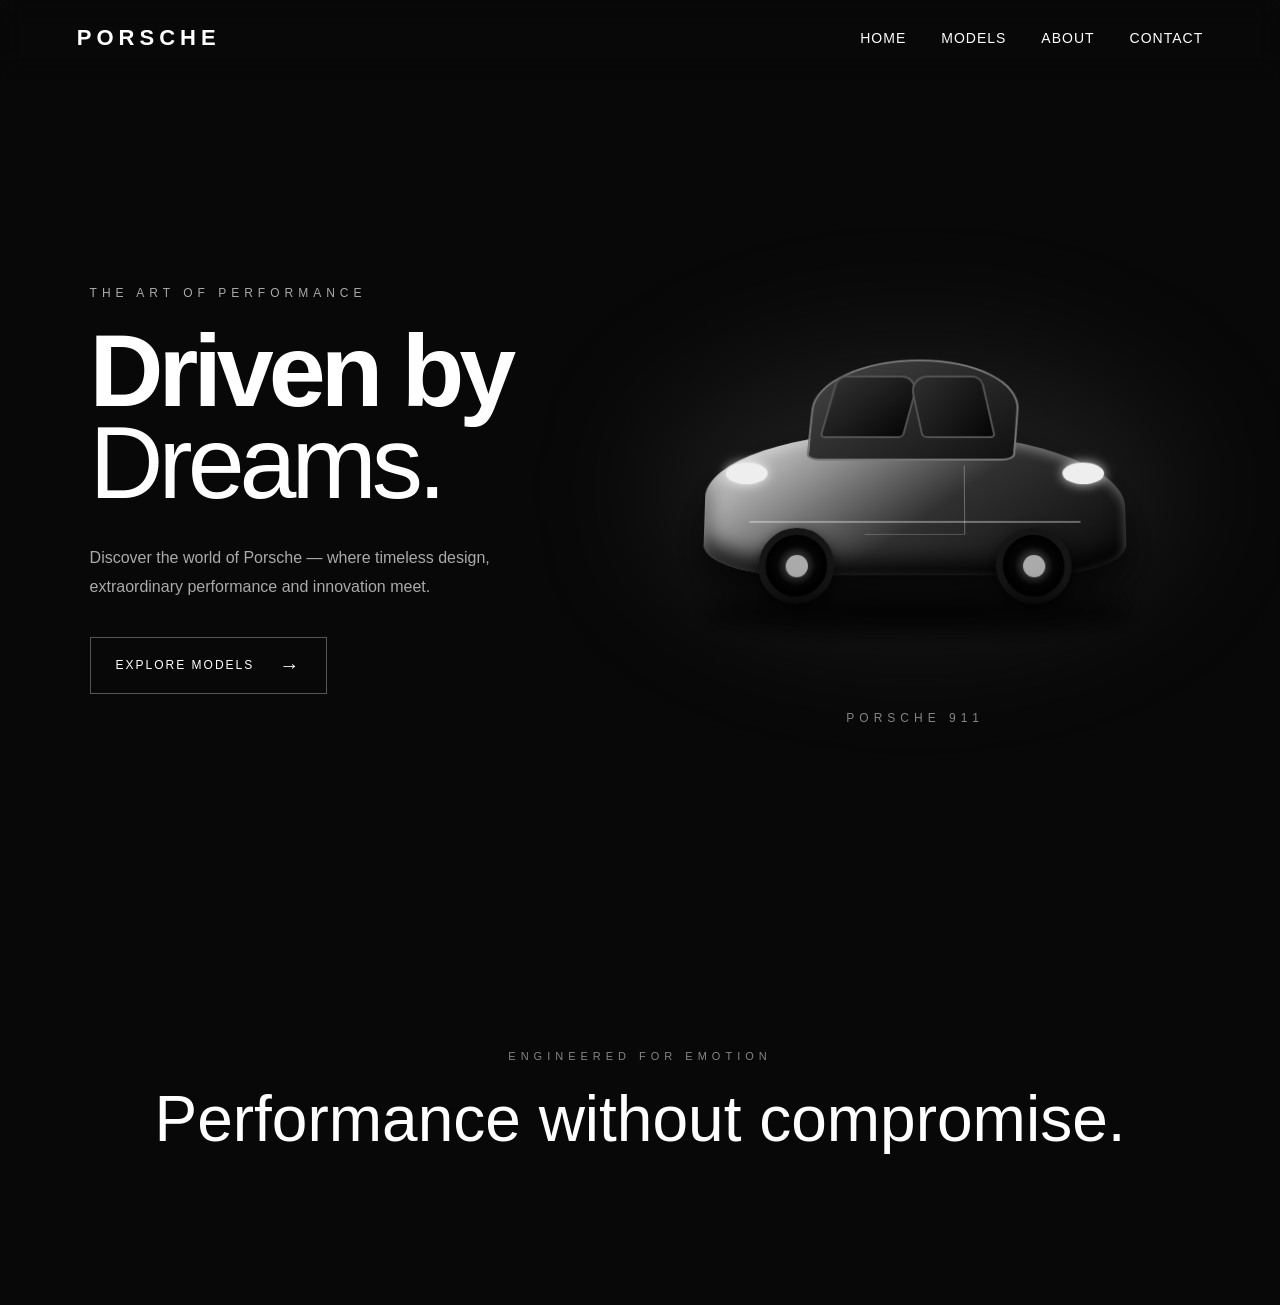
<file: index.html>
<!DOCTYPE html>
<html lang="en">
<head>
    <meta charset="UTF-8">
    <meta name="viewport" content="width=device-width, initial-scale=1.0">

    <title>Porsche | The Art of Performance</title>

    <link rel="stylesheet" href="style.css">
</head>

<body>

    <!-- Navigation -->
    <header class="navbar">
        <div class="logo">PORSCHE</div>

       <nav>
    <a href="index.html">Home</a>
    <a href="models.html">Models</a>
    <a href="about.html">About</a>
    <a href="contact.html">Contact</a>
</nav>
    </header>


    <main>

        <!-- HERO SECTION -->
        <section id="home" class="hero">

            <!-- LEFT SIDE -->
            <div class="hero-content">

                <p class="eyebrow">
                    THE ART OF PERFORMANCE
                </p>

                <h1>
                    Driven by<br>
                    <span>Dreams.</span>
                </h1>

                <p class="description">
                    Discover the world of Porsche — where timeless design,
                    extraordinary performance and innovation meet.
                </p>

                <a href="#models" class="explore-btn">
                    Explore Models
                    <span>→</span>
                </a>

            </div>


            <!-- RIGHT SIDE -->
            <div class="hero-car">

                <div class="car-glow"></div>

                <div class="car-scene">

                    <div class="rotating-car">

                        <!-- Porsche body -->
                        <div class="car-body">

                            <div class="car-roof"></div>

                            <div class="car-window front-window"></div>

                            <div class="car-window back-window"></div>

                            <div class="car-headlight left-light"></div>

                            <div class="car-headlight right-light"></div>

                            <div class="car-door-line"></div>

                            <div class="car-side-line"></div>

                            <div class="car-wheel front-wheel">
                                <div class="wheel-center"></div>
                            </div>

                            <div class="car-wheel back-wheel">
                                <div class="wheel-center"></div>
                            </div>

                            <div class="car-shadow"></div>

                        </div>

                    </div>

                </div>

                <div class="car-name">
                    PORSCHE 911
                </div>

            </div>

        </section>


        <!-- INTRO SECTION -->
        <section class="intro">

            <p>ENGINEERED FOR EMOTION</p>

            <h2>
                Performance without compromise.
            </h2>

        </section>

    </main>


    <script src="script.js"></script>

</body>
</html>
</file>
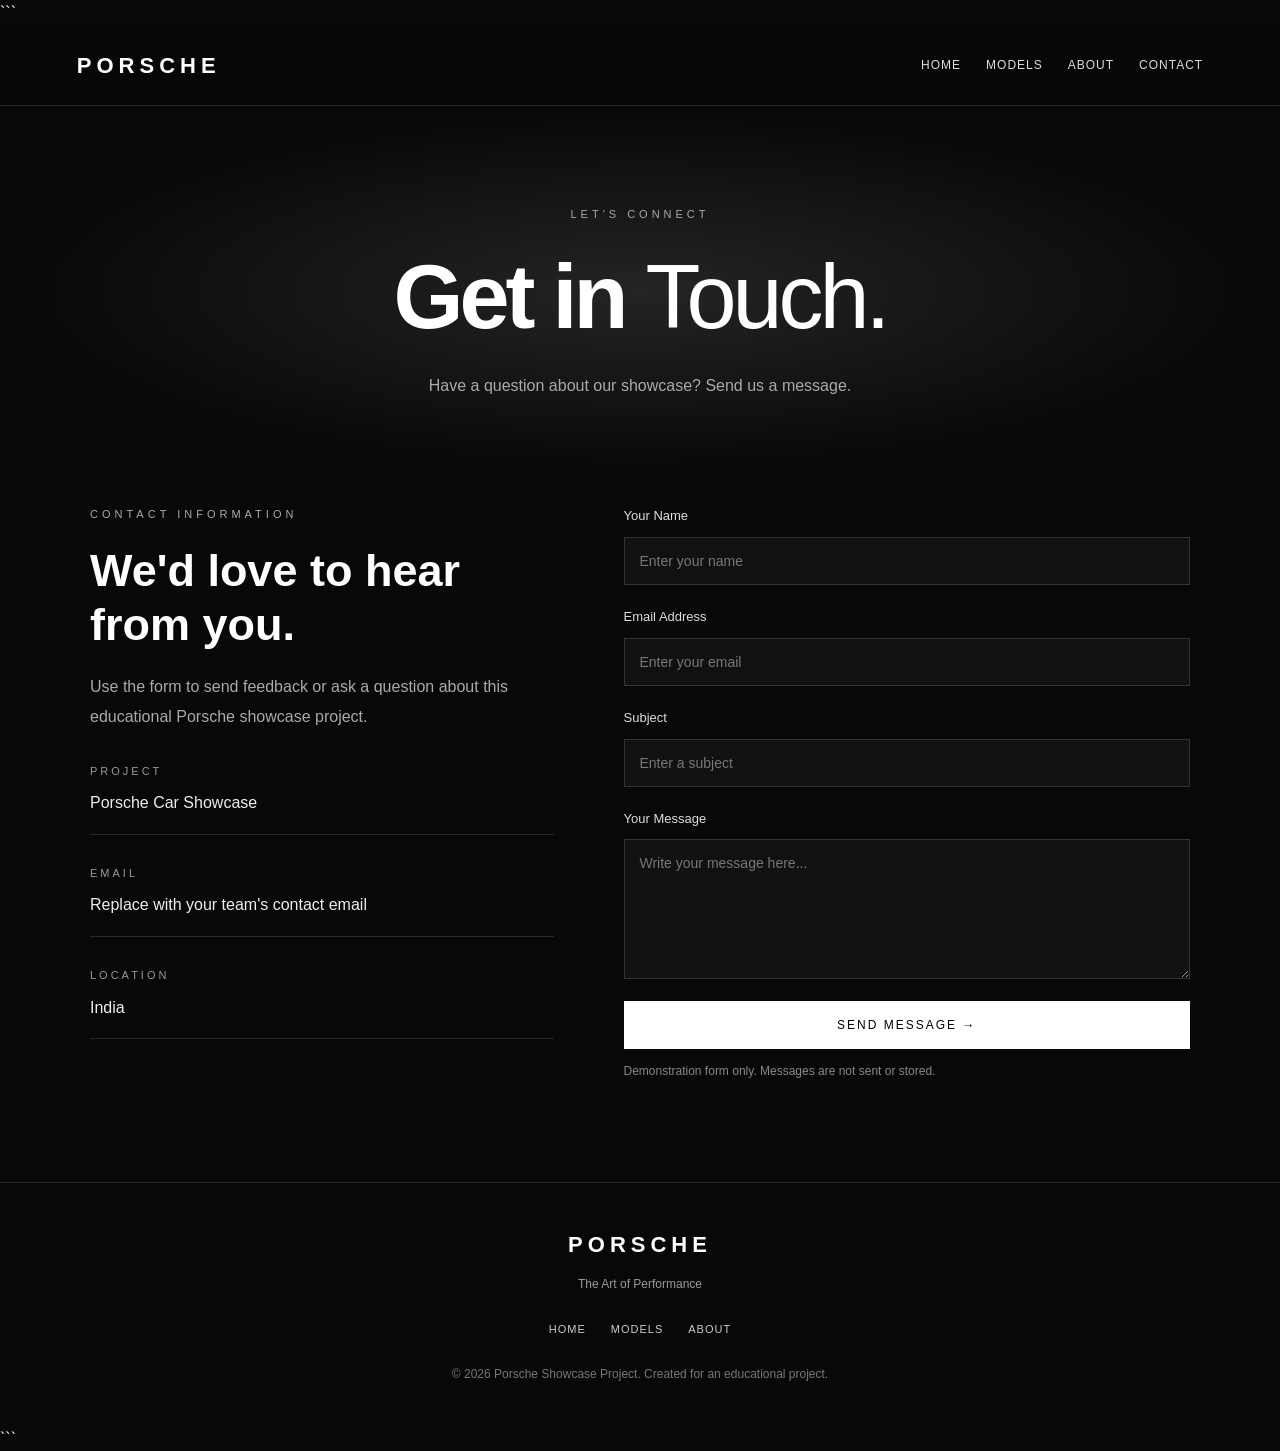
<file: contact.html>
<!DOCTYPE html>

<html lang="en">
<head>
    <meta charset="UTF-8">
    <meta name="viewport" content="width=device-width, initial-scale=1.0">
    <title>Contact | Porsche Showcase</title>
    <link rel="stylesheet" href="pages.css">
</head>
<body>

```
<header class="navbar">
    <a class="logo" href="index.html">PORSCHE</a>
    <nav>
        <a href="index.html">Home</a>
        <a href="models.html">Models</a>
        <a href="about.html">About</a>
        <a href="contact.html">Contact</a>
    </nav>
</header>

<main>
    <section class="contact-hero">
        <p class="eyebrow">LET'S CONNECT</p>
        <h1>Get in <span>Touch.</span></h1>
        <p>Have a question about our showcase? Send us a message.</p>
    </section>

    <section class="contact-container">
        <div class="contact-info">
            <p class="eyebrow">CONTACT INFORMATION</p>
            <h2>We'd love to hear from you.</h2>
            <p>
                Use the form to send feedback or ask a question about
                this educational Porsche showcase project.
            </p>

            <div class="info-item">
                <span>PROJECT</span>
                <p>Porsche Car Showcase</p>
            </div>

            <div class="info-item">
                <span>EMAIL</span>
                <p>Replace with your team's contact email</p>
            </div>

            <div class="info-item">
                <span>LOCATION</span>
                <p>India</p>
            </div>
        </div>

        <form class="contact-form" action="#" method="get">
            <label for="name">Your Name</label>
            <input type="text" id="name" name="name" placeholder="Enter your name" required>

            <label for="email">Email Address</label>
            <input type="email" id="email" name="email" placeholder="Enter your email" required>

            <label for="subject">Subject</label>
            <input type="text" id="subject" name="subject" placeholder="Enter a subject" required>

            <label for="message">Your Message</label>
            <textarea id="message" name="message" rows="5" placeholder="Write your message here..." required></textarea>

            <button type="submit">Send Message →</button>
            <p class="form-note">
                Demonstration form only. Messages are not sent or stored.
            </p>
        </form>
    </section>
</main>

<footer class="site-footer">
    <p class="footer-logo">PORSCHE</p>
    <p>The Art of Performance</p>
    <div class="footer-links">
        <a href="index.html">Home</a>
        <a href="models.html">Models</a>
        <a href="about.html">About</a>
    </div>
    <p class="copyright">© 2026 Porsche Showcase Project. Created for an educational project.</p>
</footer>
```

</body>
</html>
</file>
<file: style.css>
* {
    margin: 0;
    padding: 0;
    box-sizing: border-box;
}

html {
    scroll-behavior: smooth;
}

body {
    font-family: Arial, Helvetica, sans-serif;
    background: #080808;
    color: white;
    overflow-x: hidden;
}


.navbar {
    position: fixed;
    top: 0;
    left: 0;
    width: 100%;

    padding: 25px 6%;

    display: flex;
    justify-content: space-between;
    align-items: center;

    z-index: 100;

    background: rgba(8, 8, 8, 0.75);

    backdrop-filter: blur(12px);
}

.logo {
    font-size: 22px;
    font-weight: 700;
    letter-spacing: 5px;
}

nav {
    display: flex;
    gap: 35px;
}

nav a {
    color: white;
    text-decoration: none;

    font-size: 14px;
    text-transform: uppercase;
    letter-spacing: 1px;

    transition: 0.3s;
}

nav a:hover {
    opacity: 0.5;
}


/* =========================================
   HERO
========================================= */

.hero {
    min-height: 100vh;

    padding: 150px 7% 70px;

    display: flex;
    align-items: center;
    justify-content: space-between;

    overflow: hidden;

    position: relative;
}


/* =========================================
   LEFT HERO CONTENT
========================================= */

.hero-content {
    width: 45%;

    animation: slideIn 1.2s ease forwards;
}

.eyebrow {
    font-size: 12px;

    letter-spacing: 5px;

    margin-bottom: 25px;

    opacity: 0.65;
}

h1 {
    font-size: clamp(60px, 8vw, 120px);

    line-height: 0.9;

    font-weight: 700;

    letter-spacing: -5px;
}

h1 span {
    font-weight: 300;
}

.description {
    max-width: 480px;

    margin: 35px 0;

    line-height: 1.8;

    color: #aaa;
}


/* =========================================
   EXPLORE BUTTON
========================================= */

.explore-btn {
    display: inline-flex;

    align-items: center;

    gap: 25px;

    padding: 16px 25px;

    border: 1px solid #555;

    color: white;

    text-decoration: none;

    text-transform: uppercase;

    font-size: 12px;

    letter-spacing: 2px;

    transition: 0.4s;
}

.explore-btn:hover {
    background: white;

    color: black;
}

.explore-btn span {
    font-size: 20px;
}


/* =========================================
   CAR AREA
========================================= */

.hero-car {
    width: 50%;

    height: 500px;

    position: relative;

    display: flex;

    align-items: center;

    justify-content: center;

    animation: carEntrance 1.5s ease forwards;
}


/* =========================================
   CAR GLOW
========================================= */

.car-glow {
    position: absolute;

    width: 520px;
    height: 260px;

    border-radius: 50%;

    background: rgba(180, 180, 180, 0.13);

    filter: blur(70px);

    animation: glowPulse 4s ease-in-out infinite;
}


/* =========================================
   3D CAR SCENE
========================================= */

.car-scene {
    width: 520px;

    height: 330px;

    position: relative;

    display: flex;

    justify-content: center;

    align-items: center;

    perspective: 900px;
}


/* =========================================
   ROTATING CAR
========================================= */

.rotating-car {

    width: 440px;

    height: 230px;

    position: relative;

    transform-style: preserve-3d;

    animation: rotateCar 7s linear infinite;

}


/* =========================================
   CAR BODY
========================================= */

.car-body {

    position: absolute;

    width: 420px;

    height: 145px;

    left: 10px;

    top: 55px;

    border-radius: 48% 55% 22% 22%;

    background:
        linear-gradient(
            145deg,
            #eeeeee 0%,
            #999999 25%,
            #303030 55%,
            #080808 100%
        );

    box-shadow:

        0 25px 45px rgba(0, 0, 0, 0.8),

        inset 0 5px 12px rgba(255, 255, 255, 0.35),

        inset 0 -15px 20px rgba(0, 0, 0, 0.8);

    transform: rotateX(8deg);

}


/* =========================================
   CAR ROOF
========================================= */

.car-roof {

    position: absolute;

    width: 210px;

    height: 105px;

    left: 105px;

    top: -75px;

    border-radius: 80% 80% 10% 10%;

    background:
        linear-gradient(
            145deg,
            #444,
            #111
        );

    border: 2px solid #777;

    transform: skewX(-5deg);

}


/* =========================================
   WINDOWS
========================================= */

.car-window {

    position: absolute;

    top: -58px;

    height: 65px;

    background:
        linear-gradient(
            135deg,
            #303030,
            #050505
        );

    border: 2px solid #555;

    opacity: 0.95;

}

.front-window {

    width: 85px;

    left: 122px;

    transform: skewX(-15deg);

    border-radius: 10px 20px 5px 5px;
}

.back-window {

    width: 75px;

    left: 210px;

    transform: skewX(12deg);

    border-radius: 20px 10px 5px 5px;
}


/* =========================================
   HEADLIGHTS
========================================= */

.car-headlight {

    position: absolute;

    width: 42px;

    height: 22px;

    top: 32px;

    background: #eeeeee;

    border-radius: 50%;

    box-shadow:
        0 0 12px rgba(255, 255, 255, 0.8);

}

.left-light {
    left: 20px;
}

.right-light {
    right: 20px;
}


/* =========================================
   CAR DOOR
========================================= */

.car-door-line {

    position: absolute;

    width: 100px;

    height: 70px;

    left: 160px;

    top: 35px;

    border-right: 1px solid rgba(255,255,255,0.3);

    border-bottom: 1px solid rgba(255,255,255,0.2);

}


/* =========================================
   SIDE DESIGN LINE
========================================= */

.car-side-line {

    position: absolute;

    width: 330px;

    height: 2px;

    left: 45px;

    top: 91px;

    background: rgba(255,255,255,0.35);

}


/* =========================================
   WHEELS
========================================= */

.car-wheel {

    position: absolute;

    width: 75px;

    height: 75px;

    bottom: -28px;

    border-radius: 50%;

    background:
        radial-gradient(
            circle,
            #777 0%,
            #222 30%,
            #050505 45%,
            #000 70%
        );

    border: 7px solid #151515;

    box-shadow:
        0 5px 15px rgba(0,0,0,0.8);

    animation: wheelSpin 1.5s linear infinite;
}

.front-wheel {
    right: 55px;
}

.back-wheel {
    left: 55px;
}


/* Wheel center */

.wheel-center {

    position: absolute;

    width: 22px;
    height: 22px;

    top: 50%;
    left: 50%;

    transform: translate(-50%, -50%);

    border-radius: 50%;

    background: #aaa;

}


/* =========================================
   CAR SHADOW
========================================= */

.car-shadow {

    position: absolute;

    width: 430px;

    height: 35px;

    bottom: -55px;

    left: 0;

    border-radius: 50%;

    background: rgba(0,0,0,0.8);

    filter: blur(12px);

}


/* =========================================
   CAR NAME
========================================= */

.car-name {

    position: absolute;

    bottom: 15px;

    font-size: 12px;

    letter-spacing: 5px;

    opacity: 0.5;
}


/* =========================================
   INTRO SECTION
========================================= */

.intro {

    min-height: 45vh;

    padding: 100px 7%;

    text-align: center;

    display: flex;

    flex-direction: column;

    justify-content: center;
}

.intro p {

    font-size: 11px;

    letter-spacing: 5px;

    opacity: 0.5;

    margin-bottom: 20px;
}

.intro h2 {

    font-size: clamp(35px, 5vw, 70px);

    font-weight: 300;
}


/* =========================================
   ANIMATIONS
========================================= */

@keyframes slideIn {

    from {
        opacity: 0;

        transform: translateX(-80px);
    }

    to {
        opacity: 1;

        transform: translateX(0);
    }
}


@keyframes carEntrance {

    from {
        opacity: 0;

        transform: translateX(120px) scale(0.8);
    }

    to {
        opacity: 1;

        transform: translateX(0) scale(1);
    }
}


/* Main 3D rotation */

@keyframes rotateCar {

    0% {
        transform:
            rotateY(-20deg)
            rotateX(5deg);
    }

    25% {
        transform:
            rotateY(70deg)
            rotateX(5deg);
    }

    50% {
        transform:
            rotateY(160deg)
            rotateX(5deg);
    }

    75% {
        transform:
            rotateY(250deg)
            rotateX(5deg);
    }

    100% {
        transform:
            rotateY(340deg)
            rotateX(5deg);
    }
}


/* Wheel movement */

@keyframes wheelSpin {

    from {
        transform: rotate(0deg);
    }

    to {
        transform: rotate(360deg);
    }
}


/* Glow animation */

@keyframes glowPulse {

    0%,
    100% {
        opacity: 0.5;

        transform: scale(0.95);
    }

    50% {
        opacity: 0.9;

        transform: scale(1.08);
    }
}


/* =========================================
   MOBILE
========================================= */

@media (max-width: 800px) {

    .navbar {

        padding: 20px;
    }

    nav {

        gap: 12px;
    }

    nav a {

        font-size: 10px;
    }


    .hero {

        flex-direction: column;

        justify-content: center;

        padding: 130px 7% 50px;
    }


    .hero-content,
    .hero-car {

        width: 100%;
    }


    .hero-car {

        height: 350px;

        margin-top: 30px;
    }


    .car-scene {

        transform: scale(0.7);
    }


    .car-name {

        bottom: 0;
    }

}
</file>
<file: pages.css>
/* ========================================
   1. BASIC RESET
======================================== */

* {
    margin: 0;
    padding: 0;
    box-sizing: border-box;
}

html {
    scroll-behavior: smooth;
}

body {
    background-color: #080808;
    color: #ffffff;
    font-family: Arial, Helvetica, sans-serif;
    line-height: 1.6;
    overflow-x: hidden;
}


/* ========================================
   2. NAVIGATION BAR
======================================== */

.navbar {
    position: sticky;
    top: 0;
    z-index: 100;
    width: 100%;
    padding: 22px 6%;

    display: flex;
    justify-content: space-between;
    align-items: center;

    background: rgba(8, 8, 8, 0.96);
    border-bottom: 1px solid #292929;
}

.logo {
    color: #ffffff;
    text-decoration: none;
    font-size: 22px;
    font-weight: 700;
    letter-spacing: 5px;
}

nav {
    display: flex;
    align-items: center;
    gap: 25px;
}

nav a {
    color: #dddddd;
    text-decoration: none;
    font-size: 12px;
    text-transform: uppercase;
    letter-spacing: 1px;
    transition: color 0.3s ease;
}

nav a:hover {
    color: #888888;
}


/* ========================================
   3. COMMON TEXT STYLES
======================================== */

.eyebrow {
    color: #aaaaaa;
    font-size: 11px;
    letter-spacing: 4px;
    text-transform: uppercase;
}


/* ========================================
   4. ABOUT PAGE HERO
======================================== */

.about-hero {
    text-align: center;
    padding: 110px 20px 80px;

    background:
        radial-gradient(
            ellipse at center,
            #242424 0%,
            #080808 70%
        );
}

.about-hero h1 {
    margin: 25px 0;
    font-size: clamp(45px, 8vw, 95px);
    letter-spacing: -4px;
    line-height: 1.1;
}

.about-hero h1 span {
    font-weight: 300;
}

.about-hero > p:last-child {
    max-width: 650px;
    margin: 0 auto;
    color: #aaaaaa;
    line-height: 1.8;
}


/* ========================================
   5. ABOUT CONTENT
======================================== */

.about-content {
    width: 88%;
    max-width: 1150px;
    margin: 50px auto 100px;

    display: grid;
    grid-template-columns: 1fr 1fr;
    gap: 55px;
    align-items: center;
}

.about-image img {
    display: block;
    width: 100%;
    height: 380px;
    object-fit: cover;
    border-radius: 4px;
}

.about-text h2 {
    margin: 20px 0;
    font-size: clamp(30px, 4vw, 48px);
    line-height: 1.2;
}

.about-text p:not(.eyebrow) {
    margin-bottom: 18px;
    color: #aaaaaa;
    line-height: 1.9;
}


/* ========================================
   6. VALUES SECTION
======================================== */

.values {
    width: 88%;
    max-width: 1150px;
    margin: 0 auto 100px;

    display: grid;
    grid-template-columns: repeat(3, minmax(0, 1fr));
    gap: 20px;
}

.value-card {
    padding: 30px;
    background: #111111;
    border: 1px solid #292929;

    transition:
        transform 0.3s ease,
        border-color 0.3s ease;
}

.value-card:hover {
    transform: translateY(-5px);
    border-color: #777777;
}

.value-card span {
    color: #999999;
    font-size: 12px;
    letter-spacing: 2px;
}

.value-card h3 {
    margin: 20px 0 12px;
    font-size: 24px;
}

.value-card p {
    color: #aaaaaa;
    font-size: 14px;
    line-height: 1.8;
}


/* ========================================
   7. CONTACT PAGE HERO
======================================== */

.contact-hero {
    text-align: center;
    padding: 100px 20px 75px;

    background:
        radial-gradient(
            ellipse at center,
            #242424 0%,
            #080808 70%
        );
}

.contact-hero h1 {
    margin: 25px 0;
    font-size: clamp(45px, 8vw, 90px);
    letter-spacing: -4px;
    line-height: 1.1;
}

.contact-hero h1 span {
    font-weight: 300;
}

.contact-hero > p:last-child {
    max-width: 600px;
    margin: 0 auto;
    color: #aaaaaa;
    line-height: 1.8;
}


/* ========================================
   8. CONTACT CONTAINER
======================================== */

.contact-container {
    width: 88%;
    max-width: 1100px;
    margin: 30px auto 100px;

    display: grid;
    grid-template-columns: 0.9fr 1.1fr;
    gap: 70px;
    align-items: start;
}


/* ========================================
   9. CONTACT INFORMATION
======================================== */

.contact-info h2 {
    margin: 20px 0;
    font-size: clamp(30px, 4vw, 45px);
    line-height: 1.2;
}

.contact-info > p:not(.eyebrow) {
    margin-bottom: 18px;
    color: #aaaaaa;
    line-height: 1.9;
}

.info-item {
    margin-top: 30px;
    padding-bottom: 18px;
    border-bottom: 1px solid #292929;
}

.info-item span {
    display: block;
    color: #999999;
    font-size: 11px;
    letter-spacing: 3px;
}

.info-item p {
    margin-top: 10px;
    color: #eeeeee;
    overflow-wrap: anywhere;
}


/* ========================================
   10. CONTACT FORM
======================================== */

.contact-form {
    display: flex;
    flex-direction: column;
    width: 100%;
}

.contact-form label {
    margin-bottom: 10px;
    color: #dddddd;
    font-size: 13px;
}

.contact-form input,
.contact-form textarea {
    width: 100%;
    margin-bottom: 22px;
    padding: 15px;

    border: 1px solid #333333;
    border-radius: 0;
    outline: none;

    background-color: #111111;
    color: #ffffff;

    font-family: Arial, Helvetica, sans-serif;
    font-size: 14px;

    transition: border-color 0.3s ease;
}

.contact-form input:focus,
.contact-form textarea:focus {
    border-color: #aaaaaa;
}

.contact-form input::placeholder,
.contact-form textarea::placeholder {
    color: #777777;
}

.contact-form textarea {
    min-height: 140px;
    resize: vertical;
}

.contact-form button {
    width: 100%;
    padding: 16px;

    border: 1px solid #ffffff;
    background-color: #ffffff;
    color: #000000;

    font-size: 12px;
    text-transform: uppercase;
    letter-spacing: 2px;

    cursor: pointer;

    transition:
        background-color 0.3s ease,
        color 0.3s ease;
}

.contact-form button:hover {
    background-color: transparent;
    color: #ffffff;
}

.form-note {
    margin-top: 12px;
    color: #888888;
    font-size: 12px;
    line-height: 1.7;
}


/* ========================================
   11. FOOTER
======================================== */

.site-footer {
    padding: 40px 20px;
    text-align: center;
    border-top: 1px solid #292929;
    color: #999999;
    font-size: 12px;
    line-height: 2;
}

.footer-logo {
    margin-bottom: 5px;
    color: #ffffff;
    font-size: 22px;
    font-weight: 700;
    letter-spacing: 5px;
}

.footer-links {
    display: flex;
    justify-content: center;
    flex-wrap: wrap;
    gap: 25px;
    margin: 22px 0;
}

.footer-links a {
    color: #cccccc;
    text-decoration: none;
    text-transform: uppercase;
    font-size: 11px;
    letter-spacing: 1px;
}

.footer-links a:hover {
    color: #ffffff;
}

.copyright {
    color: #777777;
}


/* ========================================
   12. TABLET RESPONSIVE DESIGN
======================================== */

@media (max-width: 900px) {

    .about-content {
        gap: 30px;
    }

    .contact-container {
        gap: 35px;
    }

    .about-image img {
        height: 320px;
    }
}


/* ========================================
   13. MOBILE RESPONSIVE DESIGN
======================================== */

@media (max-width: 700px) {

    .navbar {
        padding: 20px;
        flex-direction: column;
        align-items: flex-start;
        gap: 18px;
    }

    nav {
        flex-wrap: wrap;
        gap: 14px;
    }

    nav a {
        font-size: 10px;
    }

    .about-hero,
    .contact-hero {
        padding: 70px 20px 55px;
    }

    .about-hero h1,
    .contact-hero h1 {
        letter-spacing: -2px;
    }

    .about-content,
    .contact-container {
        width: 90%;
        grid-template-columns: 1fr;
        gap: 35px;
        margin-top: 30px;
    }

    .about-image img {
        height: 260px;
    }

    .values {
        width: 90%;
        grid-template-columns: 1fr;
        margin-bottom: 70px;
    }

    .value-card {
        padding: 25px;
    }

    .contact-container {
        margin-bottom: 70px;
    }

    .site-footer {
        padding: 30px 15px;
    }

    .footer-links {
        gap: 15px;
    }
}


/* ========================================
   14. SMALL MOBILE SCREENS
======================================== */

@media (max-width: 400px) {

    .logo {
        font-size: 18px;
        letter-spacing: 4px;
    }

    nav {
        gap: 10px;
    }

    nav a {
        font-size: 9px;
    }

    .about-hero h1,
    .contact-hero h1 {
        font-size: 42px;
    }

    .about-image img {
        height: 220px;
    }
}
</file>
